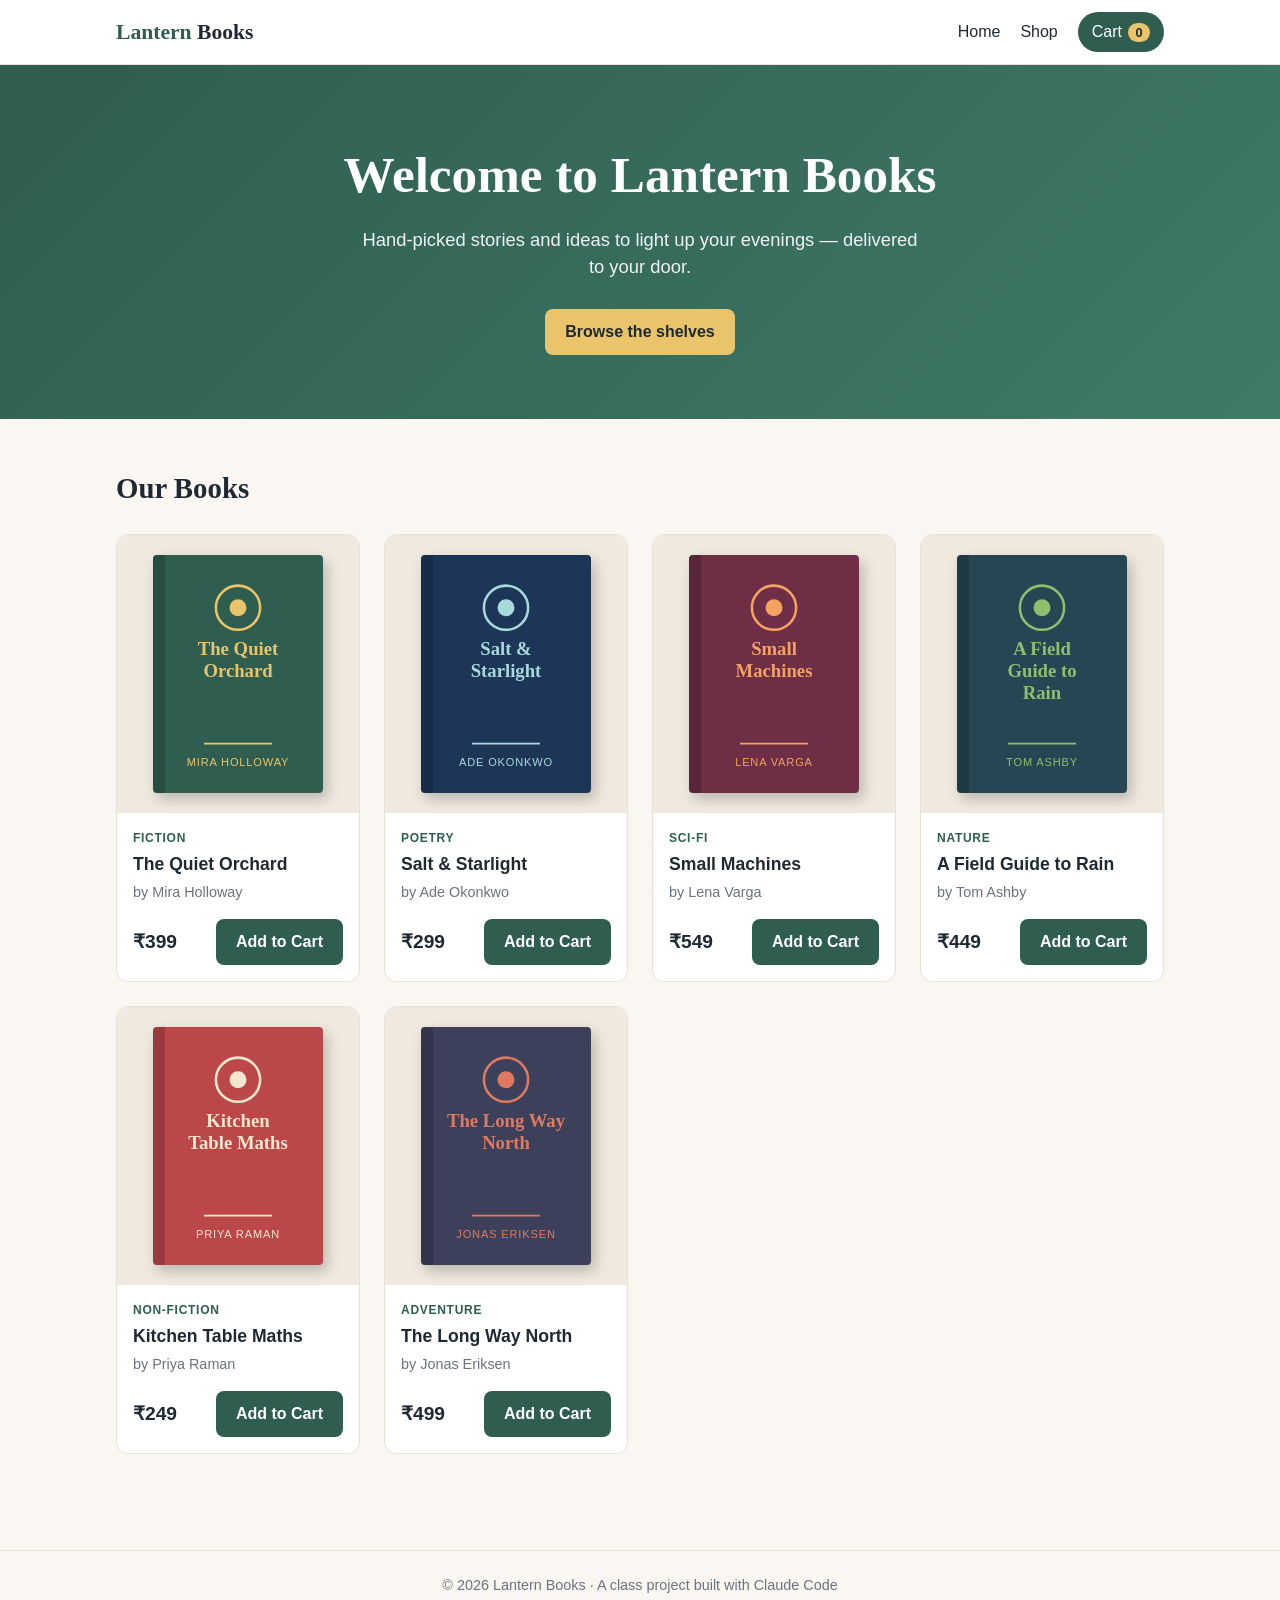
<file: index.html>
<!DOCTYPE html>
<html lang="en">
<head>
  <meta charset="UTF-8" />
  <meta name="viewport" content="width=device-width, initial-scale=1.0" />
  <title>Lantern Books — Home</title>
  <link rel="stylesheet" href="css/styles.css" />
</head>
<body>
  <header class="site-header">
    <div class="container">
      <a href="index.html" class="logo">Lantern <span>Books</span></a>
      <nav class="nav">
        <a href="index.html" class="hide-sm">Home</a>
        <a href="#shop" class="hide-sm">Shop</a>
        <a href="cart.html" class="cart-link">Cart<span id="cart-count">0</span></a>
      </nav>
    </div>
  </header>

  <!-- 1. Home page with store name and welcome line -->
  <section class="hero">
    <div class="container">
      <h1>Welcome to Lantern Books</h1>
      <p>Hand-picked stories and ideas to light up your evenings — delivered to your door.</p>
      <a href="#shop" class="btn btn-accent">Browse the shelves</a>
    </div>
  </section>

  <!-- 2 & 3. Products, each with a picture, name, price and Add to Cart button -->
  <main class="section" id="shop">
    <div class="container">
      <h2>Our Books</h2>
      <div class="grid" id="product-grid"></div>
    </div>
  </main>

  <footer class="site-footer">
    <div class="container">© 2026 Lantern Books · A class project built with Claude Code</div>
  </footer>

  <div class="toast" id="toast"></div>

  <script src="js/products.js"></script>
  <script src="js/cart.js"></script>
  <script>
    const grid = document.getElementById("product-grid");
    grid.innerHTML = PRODUCTS.map((p) => `
      <article class="card">
        <div class="card-cover">${coverSvg(p)}</div>
        <div class="card-body">
          <span class="tag">${p.tag}</span>
          <h3>${p.name}</h3>
          <p class="author">by ${p.author}</p>
          <div class="card-footer">
            <span class="price">${money(p.price)}</span>
            <button class="btn btn-primary" data-id="${p.id}">Add to Cart</button>
          </div>
        </div>
      </article>`).join("");

    // When an "Add to Cart" button is clicked, add that book and show a message.
    const toast = document.getElementById("toast");
    let toastTimer;
    grid.addEventListener("click", (e) => {
      const btn = e.target.closest("button[data-id]");
      if (!btn) return;
      addToCart(btn.dataset.id);
      const product = PRODUCTS.find((p) => p.id === btn.dataset.id);
      toast.textContent = `Added “${product.name}” to your cart`;
      toast.classList.add("show");
      clearTimeout(toastTimer);
      toastTimer = setTimeout(() => toast.classList.remove("show"), 1800);
    });
  </script>
</body>
</html>
</file>
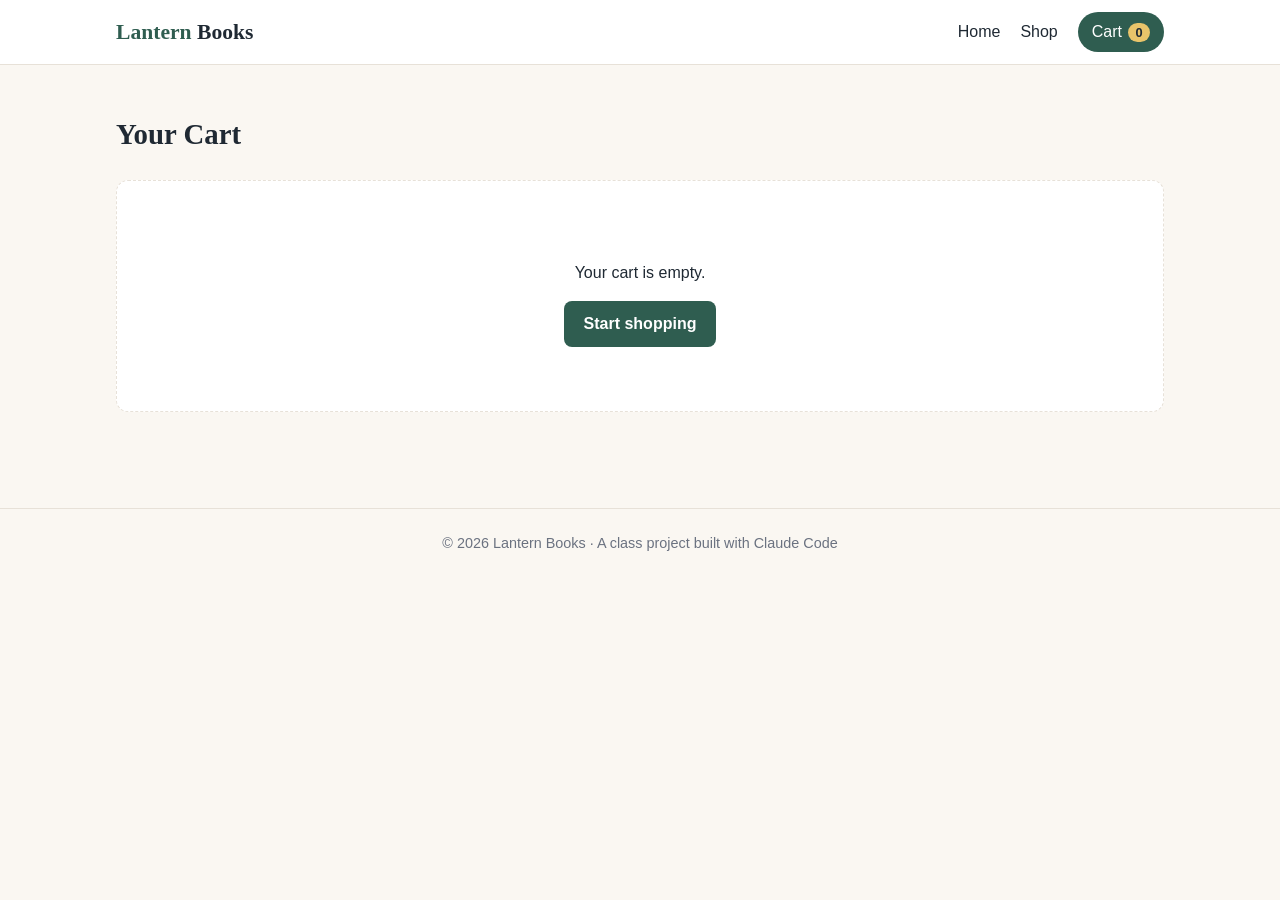
<file: cart.html>
<!DOCTYPE html>
<html lang="en">
<head>
  <meta charset="UTF-8" />
  <meta name="viewport" content="width=device-width, initial-scale=1.0" />
  <title>Lantern Books — Your Cart</title>
  <link rel="stylesheet" href="css/styles.css" />
</head>
<body>
  <header class="site-header">
    <div class="container">
      <a href="index.html" class="logo">Lantern <span>Books</span></a>
      <nav class="nav">
        <a href="index.html" class="hide-sm">Home</a>
        <a href="index.html#shop" class="hide-sm">Shop</a>
        <a href="cart.html" class="cart-link">Cart<span id="cart-count">0</span></a>
      </nav>
    </div>
  </header>

  <!-- 4. Cart page showing selected products and total amount -->
  <main class="section">
    <div class="container">
      <h2>Your Cart</h2>
      <div id="cart-root"></div>
    </div>
  </main>

  <footer class="site-footer">
    <div class="container">© 2026 Lantern Books · A class project built with Claude Code</div>
  </footer>

  <script src="js/products.js"></script>
  <script src="js/cart.js"></script>
  <script>
    const root = document.getElementById("cart-root");

    function render() {
      const items = cartItems();
      if (items.length === 0) {
        root.innerHTML = `
          <div class="empty">
            <p>Your cart is empty.</p>
            <a href="index.html#shop" class="btn btn-primary">Start shopping</a>
          </div>`;
        return;
      }
      root.innerHTML = `
        <div class="cart-layout">
          <div class="cart-list">
            ${items.map(({ product, qty, lineTotal }) => `
              <div class="cart-row">
                ${coverSvg(product)}
                <div>
                  <h3>${product.name}</h3>
                  <div class="author">${money(product.price)} each</div>
                  <button class="remove" data-action="remove" data-id="${product.id}">Remove</button>
                </div>
                <div class="qty">
                  <button data-action="dec" data-id="${product.id}" aria-label="Decrease quantity">−</button>
                  <span>${qty}</span>
                  <button data-action="inc" data-id="${product.id}" aria-label="Increase quantity">+</button>
                </div>
                <div class="line-total">${money(lineTotal)}</div>
              </div>`).join("")}
          </div>
          <aside class="summary">
            <h3>Order Summary</h3>
            <div class="summary-row"><span>Items</span><span>${cartCount()}</span></div>
            <div class="summary-row"><span>Shipping</span><span>Free</span></div>
            <div class="summary-row total"><span>Total</span><span>${money(cartTotal())}</span></div>
            <a href="checkout.html" class="btn btn-primary btn-block">Proceed to Checkout</a>
            <a href="index.html#shop" class="btn btn-ghost btn-block" style="margin-top:8px">Continue Shopping</a>
          </aside>
        </div>`;
    }

    // Handle the +, − and Remove buttons.
    root.addEventListener("click", (e) => {
      const btn = e.target.closest("button[data-action]");
      if (!btn) return;
      const id = btn.dataset.id;
      const qty = getCart()[id] || 0;
      if (btn.dataset.action === "inc") setQuantity(id, qty + 1);
      if (btn.dataset.action === "dec") setQuantity(id, qty - 1);
      if (btn.dataset.action === "remove") setQuantity(id, 0);
      render();
    });

    render();
  </script>
</body>
</html>
</file>
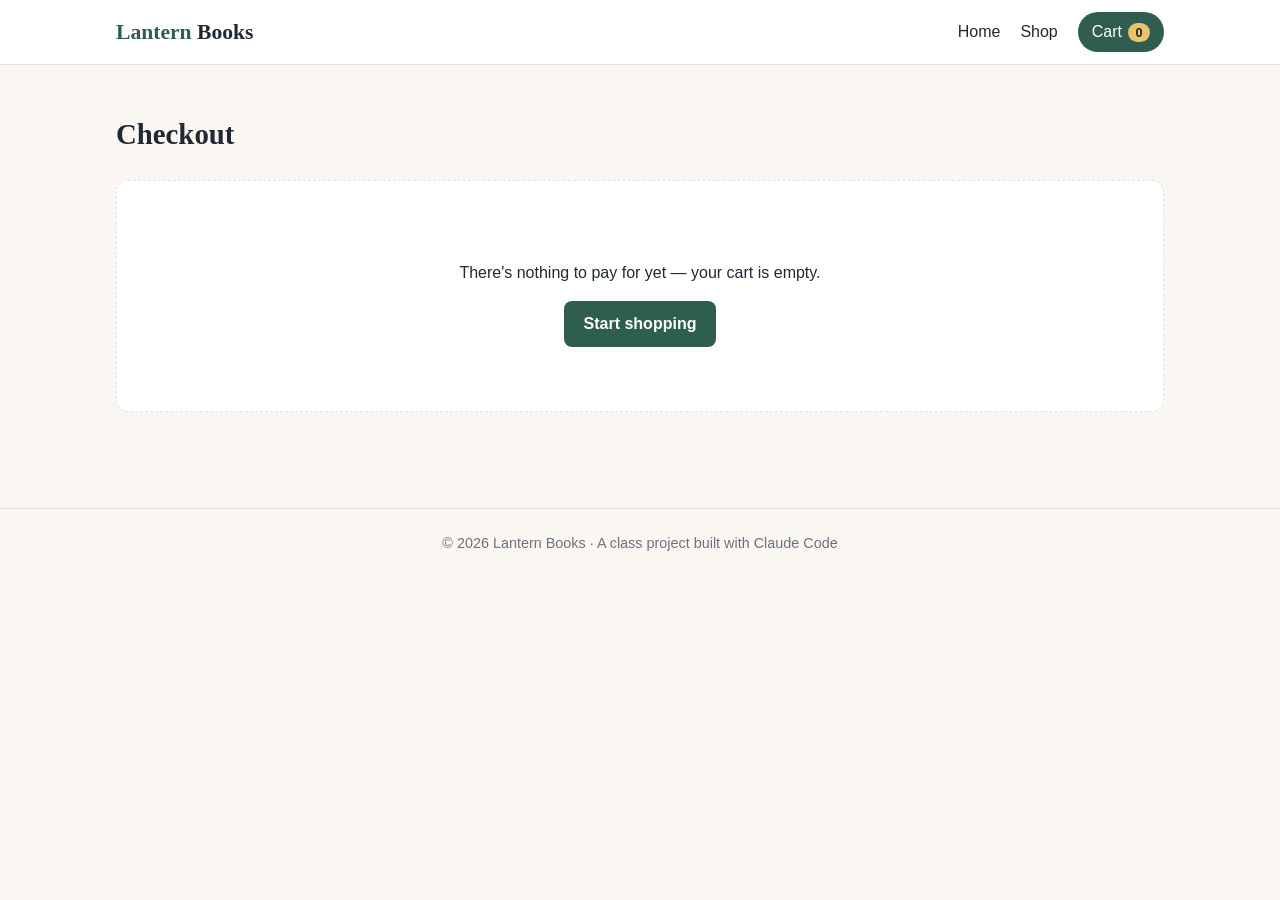
<file: checkout.html>
<!DOCTYPE html>
<html lang="en">
<head>
  <meta charset="UTF-8" />
  <meta name="viewport" content="width=device-width, initial-scale=1.0" />
  <title>Lantern Books — Checkout</title>
  <link rel="stylesheet" href="css/styles.css" />
</head>
<body>
  <header class="site-header">
    <div class="container">
      <a href="index.html" class="logo">Lantern <span>Books</span></a>
      <nav class="nav">
        <a href="index.html" class="hide-sm">Home</a>
        <a href="index.html#shop" class="hide-sm">Shop</a>
        <a href="cart.html" class="cart-link">Cart<span id="cart-count">0</span></a>
      </nav>
    </div>
  </header>

  <!-- 5. Checkout page where the customer enters name, phone and address -->
  <main class="section">
    <div class="container">
      <h2>Checkout</h2>
      <div id="checkout-root"></div>
    </div>
  </main>

  <footer class="site-footer">
    <div class="container">© 2026 Lantern Books · A class project built with Claude Code</div>
  </footer>

  <script src="js/products.js"></script>
  <script src="js/cart.js"></script>
  <script src="js/config.js"></script>
  <script src="https://checkout.razorpay.com/v1/checkout.js"></script>
  <script>
    const root = document.getElementById("checkout-root");
    const items = cartItems();
    let customer = null;

    if (items.length === 0) {
      root.innerHTML = `
        <div class="empty">
          <p>There's nothing to pay for yet — your cart is empty.</p>
          <a href="index.html#shop" class="btn btn-primary">Start shopping</a>
        </div>`;
    } else {
      root.innerHTML = `
        <div class="cart-layout">
          <form class="form-card" id="details-form" novalidate>
            <h3>Delivery Details</h3>
            <label for="name">Full name</label>
            <input id="name" name="name" type="text" autocomplete="name" placeholder="e.g. Ananya Sharma" required />
            <div class="field-error" data-for="name"></div>

            <label for="phone">Phone number</label>
            <input id="phone" name="phone" type="tel" autocomplete="tel" placeholder="e.g. 98765 43210" required />
            <div class="field-error" data-for="phone"></div>

            <label for="address">Delivery address</label>
            <textarea id="address" name="address" rows="3" autocomplete="street-address" placeholder="House no., street, city, PIN code" required></textarea>
            <div class="field-error" data-for="address"></div>

            <h3 style="margin-top:24px">Your Order</h3>
            ${items.map(({ product, qty, lineTotal }) => `
              <div class="mini-row">
                <span>${product.name} <span class="author">× ${qty}</span></span>
                <span>${money(lineTotal)}</span>
              </div>`).join("")}
          </form>
          <aside class="summary">
            <h3>Order Summary</h3>
            <div class="summary-row"><span>Items</span><span>${cartCount()}</span></div>
            <div class="summary-row"><span>Shipping</span><span>Free</span></div>
            <div class="summary-row total"><span>Total</span><span>${money(cartTotal())}</span></div>
            <div class="notice" style="margin:16px 0 0">
              <strong>Test mode:</strong> payments go through Razorpay's test mode, so no real money is charged.
            </div>
            <button type="submit" form="details-form" class="btn btn-primary btn-block" id="pay-now">Pay Now</button>
            <div id="pay-error" class="error"></div>
            <a href="cart.html" class="btn btn-ghost btn-block" style="margin-top:8px">Back to Cart</a>
          </aside>
        </div>`;

      document.getElementById("details-form").addEventListener("submit", onPayNow);
    }

    // Checks the form. Returns the customer's details, or null if something is missing.
    function readForm() {
      const name = document.getElementById("name").value.trim();
      const phone = document.getElementById("phone").value.trim();
      const address = document.getElementById("address").value.trim();
      const errors = {};
      if (name.length < 2) errors.name = "Please enter your name.";
      if (phone.replace(/\D/g, "").length < 10) errors.phone = "Please enter a valid 10-digit mobile number.";
      if (address.length < 8) errors.address = "Please enter your full address.";

      document.querySelectorAll(".field-error").forEach((el) => {
        el.textContent = errors[el.dataset.for] || "";
        document.getElementById(el.dataset.for).classList.toggle("invalid", !!errors[el.dataset.for]);
      });
      return Object.keys(errors).length ? null : { name, phone, address };
    }

    // "Pay Now": if the details are filled in, open the Razorpay payment window.
    function onPayNow(e) {
      e.preventDefault();
      const errorBox = document.getElementById("pay-error");
      errorBox.textContent = "";
      customer = readForm();
      if (!customer) return;

      if (!RAZORPAY_KEY_ID || RAZORPAY_KEY_ID.includes("PASTE_YOUR_KEY")) {
        errorBox.textContent = "Payment gateway not set up yet: add your Razorpay test Key ID in js/config.js.";
        return;
      }
      if (typeof Razorpay === "undefined") {
        errorBox.textContent = "Couldn't load the Razorpay payment gateway. Check your internet connection and refresh.";
        return;
      }

      const rzp = new Razorpay({
        key: RAZORPAY_KEY_ID,
        amount: Math.round(cartTotal() * 100), // Razorpay takes the amount in paise (₹1 = 100 paise)
        currency: "INR",
        name: "Lantern Books",
        description: `${cartCount()} book(s)`,
        prefill: { name: customer.name, contact: customer.phone },
        notes: { address: customer.address },
        theme: { color: "#2f5d50" },

        // Called when the payment succeeds: save the order and show the thank-you page.
        handler: (response) => {
          sessionStorage.setItem("lantern-books-last-order", JSON.stringify({
            id: response.razorpay_payment_id,
            total: cartTotal(),
            items: cartItems().map(({ product, qty }) => ({ name: product.name, qty })),
            customer,
          }));
          clearCart();
          window.location.href = "success.html";
        },
      });

      rzp.on("payment.failed", (response) => {
        errorBox.textContent = "Payment failed: " + response.error.description + " Please try again.";
      });

      rzp.open();
    }
  </script>
</body>
</html>
</file>
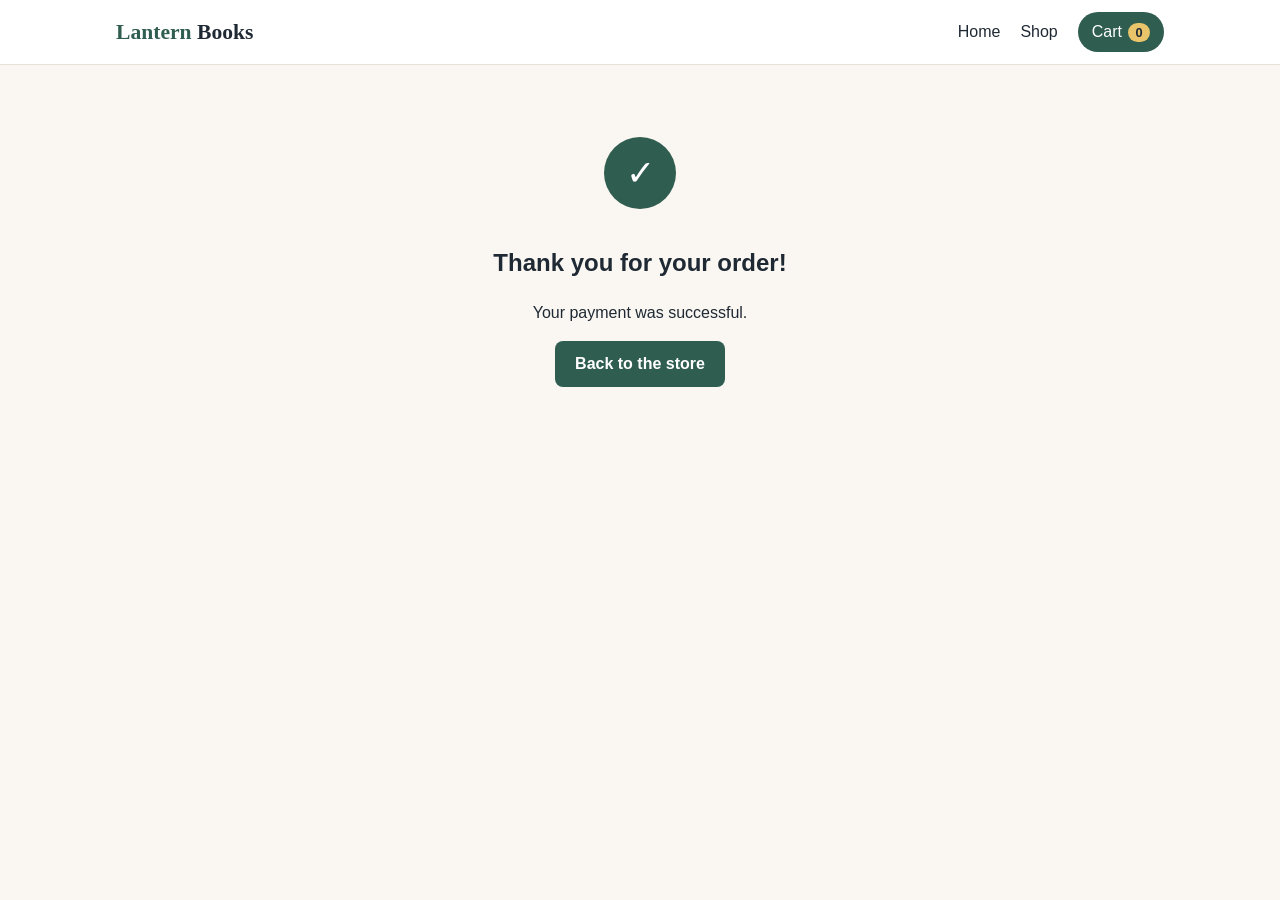
<file: success.html>
<!DOCTYPE html>
<html lang="en">
<head>
  <meta charset="UTF-8" />
  <meta name="viewport" content="width=device-width, initial-scale=1.0" />
  <title>Lantern Books — Thank You</title>
  <link rel="stylesheet" href="css/styles.css" />
</head>
<body>
  <header class="site-header">
    <div class="container">
      <a href="index.html" class="logo">Lantern <span>Books</span></a>
      <nav class="nav">
        <a href="index.html" class="hide-sm">Home</a>
        <a href="index.html#shop" class="hide-sm">Shop</a>
        <a href="cart.html" class="cart-link">Cart<span id="cart-count">0</span></a>
      </nav>
    </div>
  </header>

  <!-- 7. Thank you page shown after the payment is done -->
  <main class="container success">
    <div class="tick">✓</div>
    <h2 id="thanks">Thank you for your order!</h2>
    <p id="details">Your payment was successful.</p>
    <div id="order-box"></div>
    <a href="index.html" class="btn btn-primary">Back to the store</a>
  </main>

  <script src="js/products.js"></script>
  <script src="js/cart.js"></script>
  <script>
    const order = JSON.parse(sessionStorage.getItem("lantern-books-last-order") || "null");

    // Escapes text the customer typed so it can't break the page.
    const esc = (s) => String(s).replace(/[&<>"']/g, (c) => ({ "&": "&amp;", "<": "&lt;", ">": "&gt;", '"': "&quot;", "'": "&#39;" }[c]));

    if (order) {
      const c = order.customer || {};
      if (c.name) document.getElementById("thanks").textContent = `Thank you, ${c.name}!`;
      document.getElementById("details").innerHTML =
        `Your payment of <strong>${money(order.total)}</strong> was successful.`;
      document.getElementById("order-box").innerHTML = `
        <div class="summary order-receipt">
          <div class="summary-row"><span>Order ID</span><code>${esc(order.id)}</code></div>
          ${(order.items || []).map((i) => `<div class="summary-row"><span>${esc(i.name)}</span><span>× ${i.qty}</span></div>`).join("")}
          <div class="summary-row total"><span>Total paid</span><span>${money(order.total)}</span></div>
          <p class="author" style="margin:12px 0 0">Delivering to ${esc(c.name || "")}<br>${esc(c.address || "")}<br>${esc(c.phone || "")}</p>
        </div>`;
    }
  </script>
</body>
</html>
</file>
<file: css/styles.css>
:root {
  --bg: #faf7f2;
  --surface: #ffffff;
  --text: #1f2933;
  --muted: #6b7280;
  --brand: #2f5d50;
  --brand-dark: #1f4238;
  --accent: #e9c46a;
  --border: #e7e1d8;
  --danger: #b42318;
  --radius: 12px;
}

* { box-sizing: border-box; }

body {
  margin: 0;
  font-family: -apple-system, BlinkMacSystemFont, "Segoe UI", Roboto, Helvetica, Arial, sans-serif;
  background: var(--bg);
  color: var(--text);
  line-height: 1.5;
}

a { color: inherit; }

.container { max-width: 1080px; margin: 0 auto; padding: 0 16px; }

/* Header */
.site-header {
  background: var(--surface);
  border-bottom: 1px solid var(--border);
  position: sticky;
  top: 0;
  z-index: 10;
}
.site-header .container {
  display: flex;
  align-items: center;
  justify-content: space-between;
  height: 64px;
}
.logo {
  font-family: Georgia, serif;
  font-size: 1.35rem;
  font-weight: 700;
  text-decoration: none;
  color: var(--brand);
}
.logo span { color: var(--text); }
.nav { display: flex; gap: 20px; align-items: center; }
.nav a { text-decoration: none; font-weight: 500; }
.nav a:hover { color: var(--brand); }
.cart-link {
  background: var(--brand);
  color: #fff !important;
  padding: 8px 14px;
  border-radius: 999px;
}
.cart-link:hover { background: var(--brand-dark); }
#cart-count {
  display: inline-block;
  background: var(--accent);
  color: var(--text);
  border-radius: 999px;
  min-width: 22px;
  text-align: center;
  font-size: 0.8rem;
  font-weight: 700;
  margin-left: 6px;
  padding: 0 6px;
}

/* Hero */
.hero {
  background: linear-gradient(135deg, var(--brand) 0%, #3f7a68 100%);
  color: #fff;
  padding: 72px 0 64px;
  text-align: center;
}
.hero h1 {
  font-family: Georgia, serif;
  font-size: clamp(2rem, 5vw, 3.2rem);
  margin: 0 0 12px;
}
.hero p { font-size: 1.15rem; margin: 0 auto 28px; max-width: 560px; opacity: 0.92; }

/* Buttons */
.btn {
  display: inline-block;
  border: none;
  cursor: pointer;
  font: inherit;
  font-weight: 600;
  padding: 11px 20px;
  border-radius: 8px;
  text-decoration: none;
  transition: background 0.15s, transform 0.1s;
}
.btn:active { transform: scale(0.98); }
.btn-primary { background: var(--brand); color: #fff; }
.btn-primary:hover { background: var(--brand-dark); }
.btn-accent { background: var(--accent); color: var(--text); }
.btn-accent:hover { background: #e0b649; }
.btn-ghost { background: transparent; border: 1px solid var(--border); color: var(--text); }
.btn-ghost:hover { background: #f1ece4; }
.btn-block { display: block; width: 100%; text-align: center; }

/* Product grid */
.section { padding: 48px 0; }
.section h2 { font-family: Georgia, serif; font-size: 1.8rem; margin: 0 0 24px; }
.grid {
  display: grid;
  grid-template-columns: repeat(auto-fill, minmax(220px, 1fr));
  gap: 24px;
}
.card {
  background: var(--surface);
  border: 1px solid var(--border);
  border-radius: var(--radius);
  overflow: hidden;
  display: flex;
  flex-direction: column;
  transition: box-shadow 0.2s, transform 0.2s;
}
.card:hover { box-shadow: 0 10px 24px rgba(0, 0, 0, 0.08); transform: translateY(-2px); }
.card-cover { background: #efe9df; padding: 20px 36px; }
.card-cover svg { display: block; width: 100%; height: auto; border-radius: 4px; box-shadow: 4px 6px 14px rgba(0,0,0,0.22); }
.card-body { padding: 16px; display: flex; flex-direction: column; gap: 4px; flex: 1; }
.tag { font-size: 0.75rem; text-transform: uppercase; letter-spacing: 0.06em; color: var(--brand); font-weight: 700; }
.card-body h3 { margin: 0; font-size: 1.1rem; }
.author { color: var(--muted); font-size: 0.9rem; margin: 0; }
.card-footer { display: flex; align-items: center; justify-content: space-between; margin-top: auto; padding-top: 12px; }
.price { font-size: 1.2rem; font-weight: 700; }

/* Cart page */
.cart-layout { display: grid; grid-template-columns: 1fr 320px; gap: 32px; align-items: start; }
.cart-list { background: var(--surface); border: 1px solid var(--border); border-radius: var(--radius); }
.cart-row {
  display: grid;
  grid-template-columns: 64px 1fr auto auto;
  gap: 16px;
  align-items: center;
  padding: 16px;
  border-bottom: 1px solid var(--border);
}
.cart-row:last-child { border-bottom: none; }
.cart-row svg { width: 64px; height: auto; display: block; border-radius: 3px; }
.cart-row h3 { margin: 0; font-size: 1rem; }
.qty { display: flex; align-items: center; gap: 6px; }
.qty button {
  width: 30px; height: 30px; border-radius: 6px; border: 1px solid var(--border);
  background: var(--surface); cursor: pointer; font-size: 1rem;
}
.qty button:hover { background: #f1ece4; }
.qty span { min-width: 22px; text-align: center; font-weight: 600; }
.line-total { font-weight: 700; min-width: 72px; text-align: right; }
.remove { background: none; border: none; color: var(--danger); cursor: pointer; font-size: 0.85rem; padding: 0; margin-top: 4px; }

.summary {
  background: var(--surface);
  border: 1px solid var(--border);
  border-radius: var(--radius);
  padding: 20px;
  position: sticky;
  top: 88px;
}
.summary h3 { margin: 0 0 12px; }
.summary-row { display: flex; justify-content: space-between; margin: 8px 0; }
.summary-row.total { font-size: 1.25rem; font-weight: 700; border-top: 1px solid var(--border); padding-top: 12px; margin-top: 12px; }
.summary .btn { margin-top: 16px; }

.empty { text-align: center; padding: 64px 16px; background: var(--surface); border: 1px dashed var(--border); border-radius: var(--radius); }

/* Checkout */
.notice {
  background: #fff8e6;
  border: 1px solid #f3dca0;
  border-radius: 8px;
  padding: 12px 14px;
  font-size: 0.9rem;
  margin-bottom: 20px;
}
.error { color: var(--danger); margin-top: 12px; }

/* Checkout form */
.form-card {
  background: var(--surface);
  border: 1px solid var(--border);
  border-radius: var(--radius);
  padding: 20px;
}
.form-card h3 { margin: 0 0 12px; }
.form-card label { display: block; font-weight: 600; font-size: 0.9rem; margin: 14px 0 6px; }
.form-card input,
.form-card textarea {
  width: 100%;
  font: inherit;
  padding: 10px 12px;
  border: 1px solid var(--border);
  border-radius: 8px;
  background: #fff;
}
.form-card input:focus,
.form-card textarea:focus { outline: 2px solid var(--brand); outline-offset: 1px; border-color: var(--brand); }
.form-card .invalid { border-color: var(--danger); }
.field-error { color: var(--danger); font-size: 0.85rem; min-height: 1em; margin-top: 4px; }
.mini-row { display: flex; justify-content: space-between; padding: 8px 0; border-bottom: 1px solid var(--border); }
.mini-row:last-child { border-bottom: none; }

/* Success */
.success { text-align: center; padding: 72px 16px; }
.order-receipt { position: static; max-width: 420px; margin: 24px auto; text-align: left; }
.success .tick {
  width: 72px; height: 72px; border-radius: 50%; background: var(--brand); color: #fff;
  font-size: 2.2rem; display: inline-flex; align-items: center; justify-content: center; margin-bottom: 16px;
}

/* Toast shown after "Add to Cart" */
.toast {
  position: fixed; bottom: 24px; left: 50%; transform: translateX(-50%) translateY(20px);
  background: var(--text); color: #fff; padding: 10px 18px; border-radius: 999px;
  opacity: 0; transition: opacity 0.2s, transform 0.2s; pointer-events: none; font-size: 0.95rem;
}
.toast.show { opacity: 1; transform: translateX(-50%) translateY(0); }

.site-footer { border-top: 1px solid var(--border); padding: 24px 0; color: var(--muted); font-size: 0.9rem; text-align: center; margin-top: 48px; }

@media (max-width: 760px) {
  .cart-layout { grid-template-columns: 1fr; }
  .summary { position: static; }
  .cart-row { grid-template-columns: 48px 1fr auto; }
  .cart-row svg { width: 48px; }
  .line-total { grid-column: 2 / 4; text-align: left; }
  .nav { gap: 12px; }
  .nav .hide-sm { display: none; }
}
</file>
